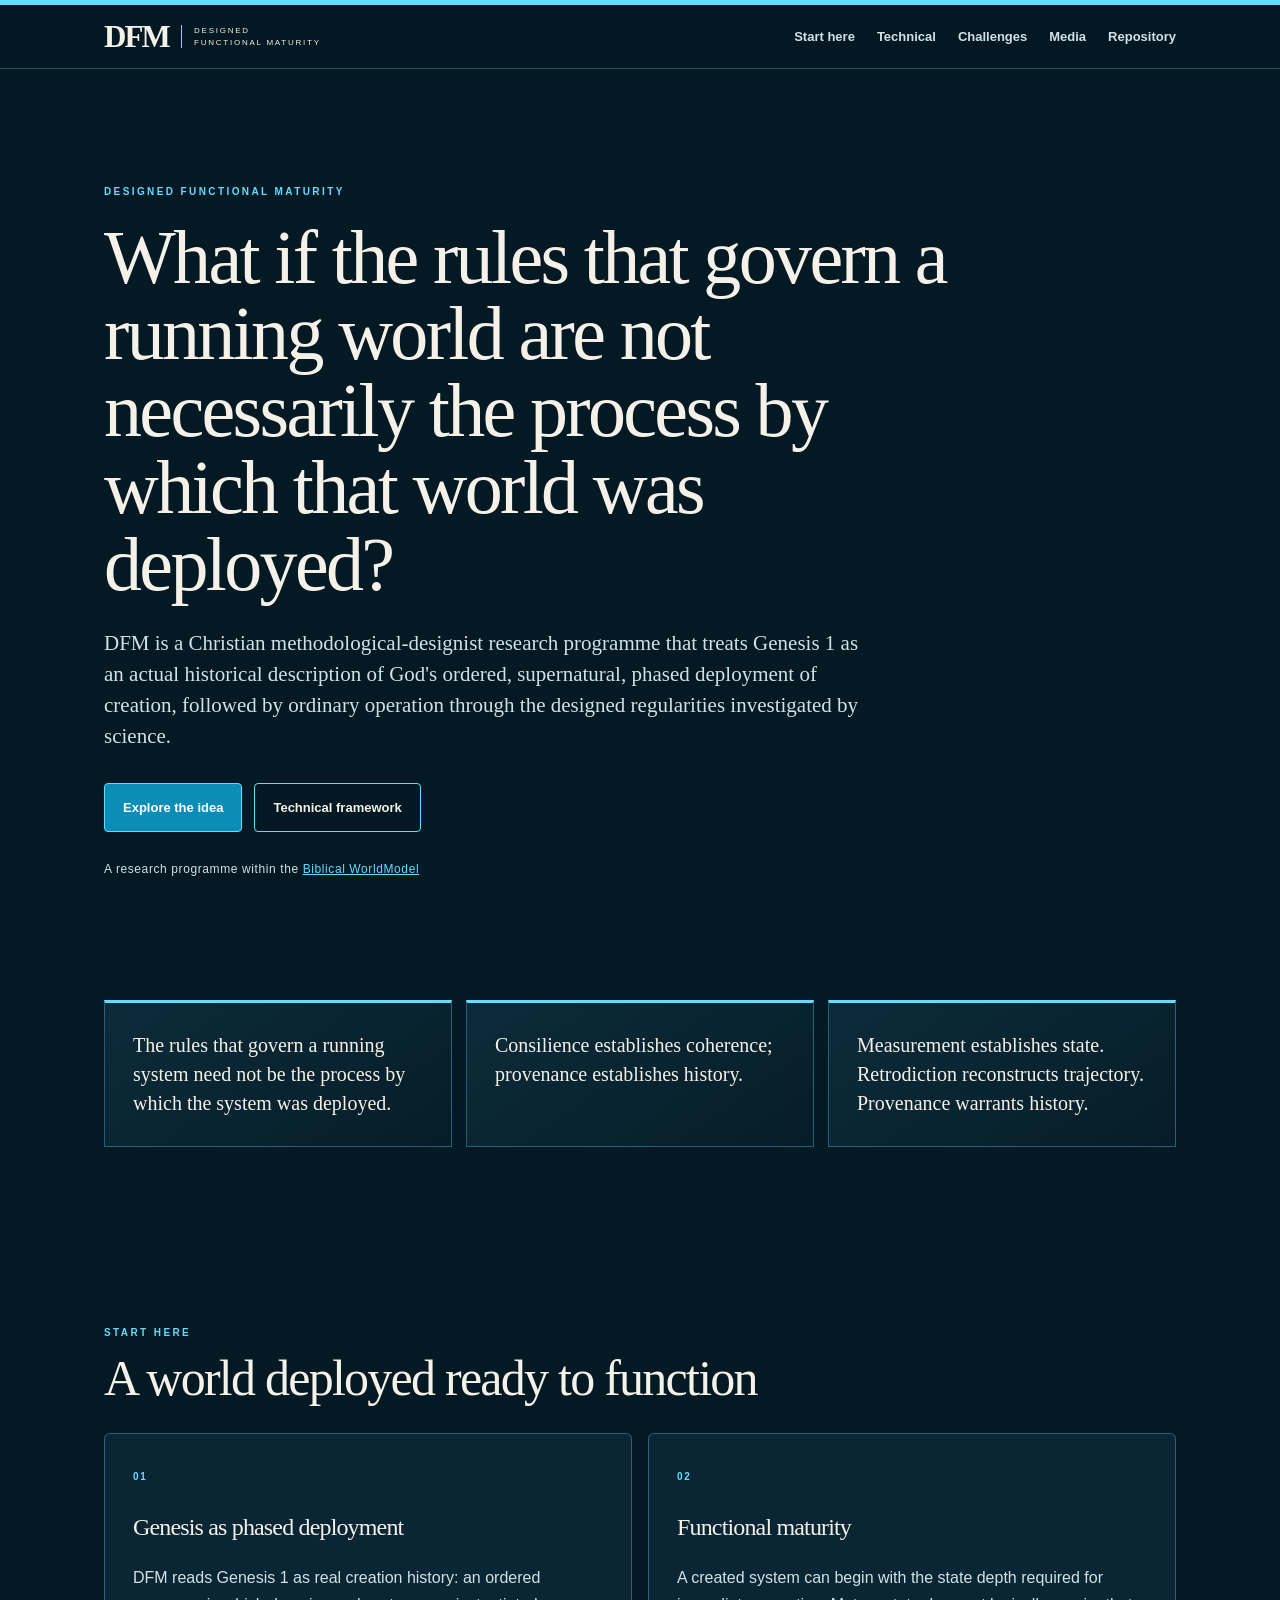
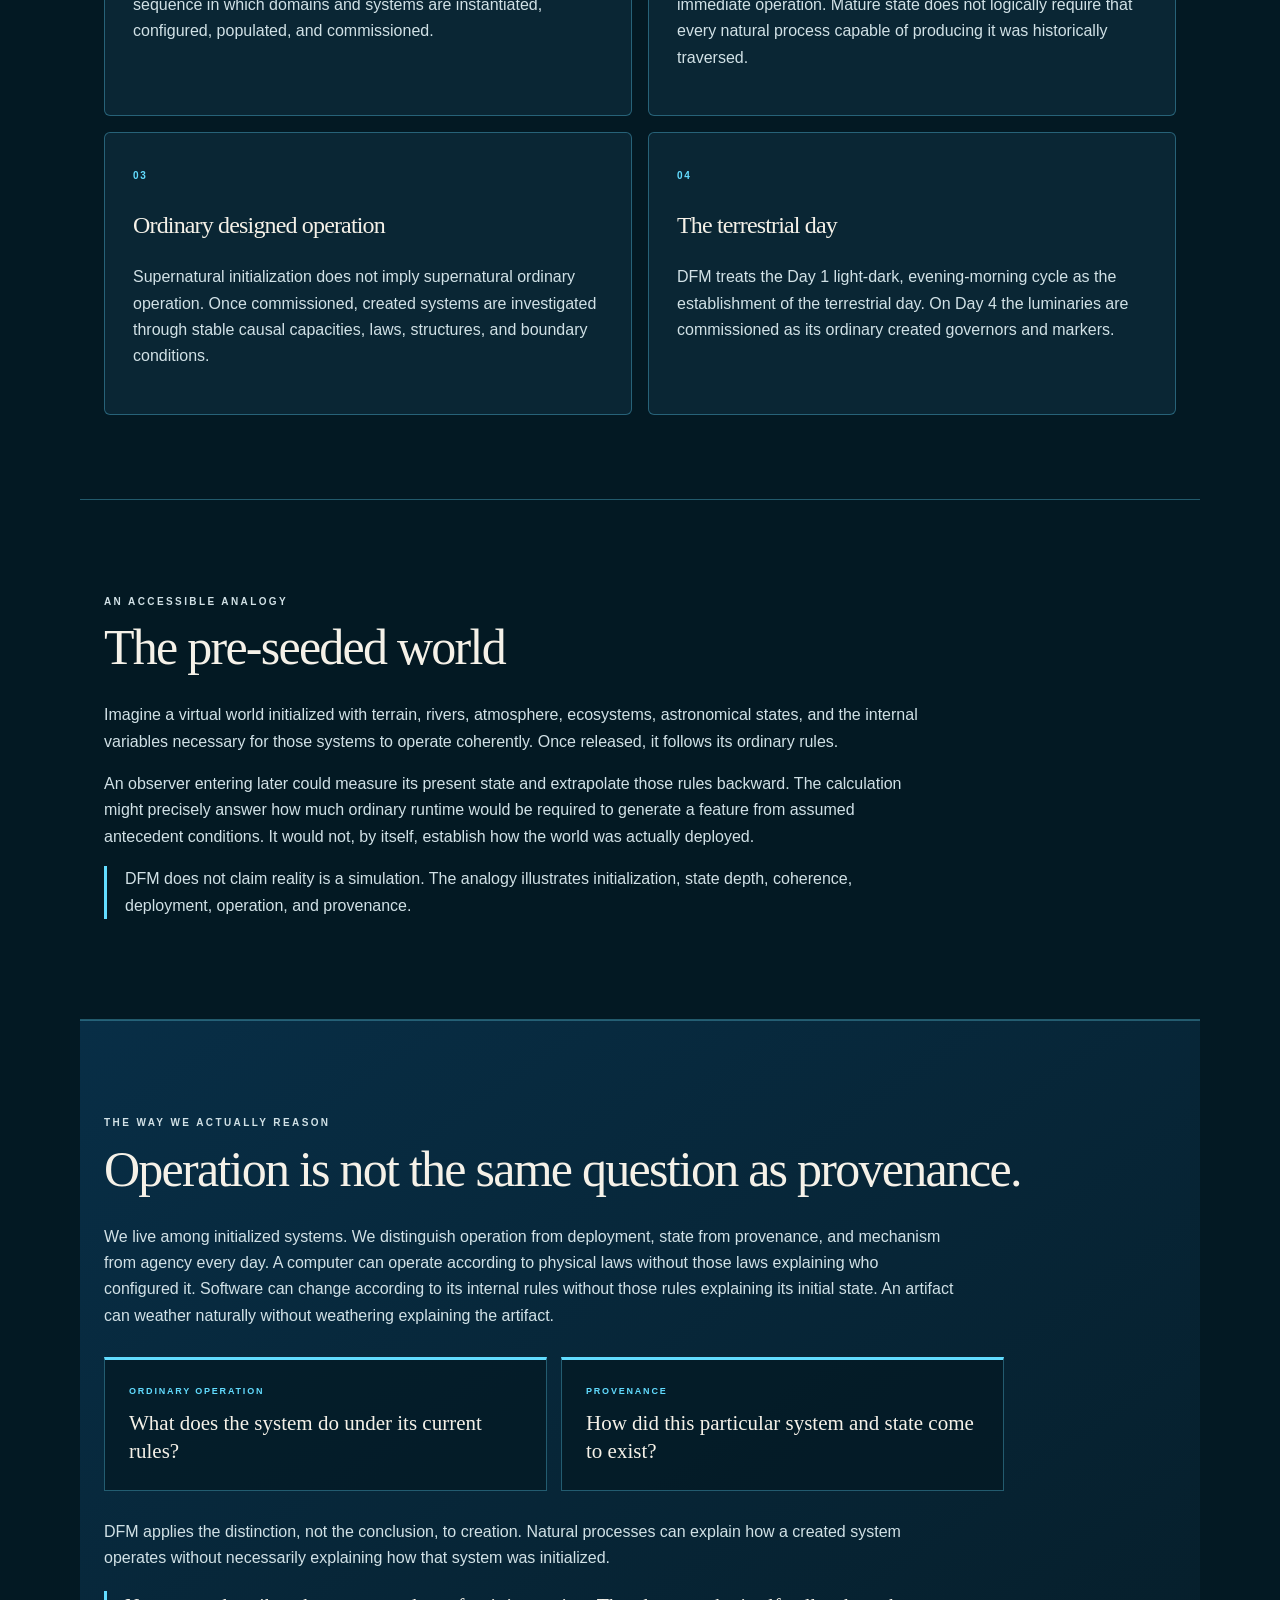
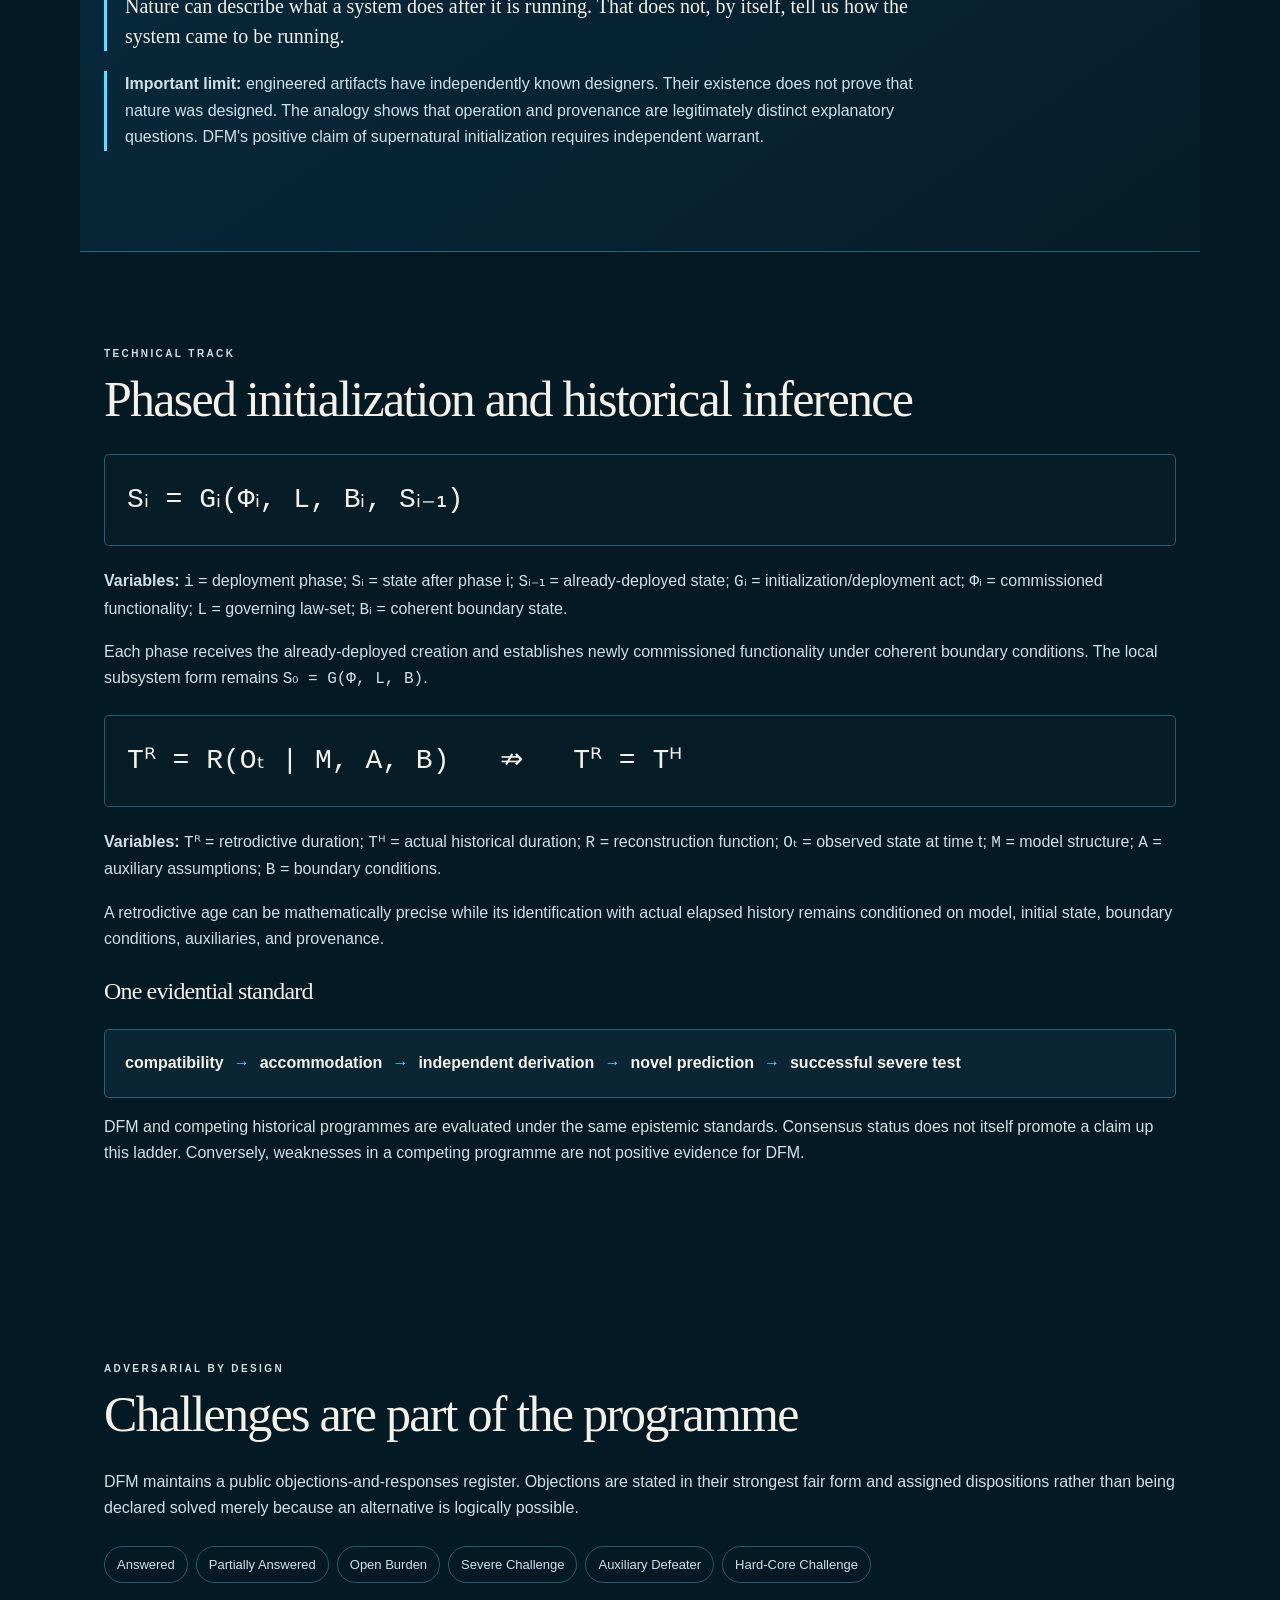
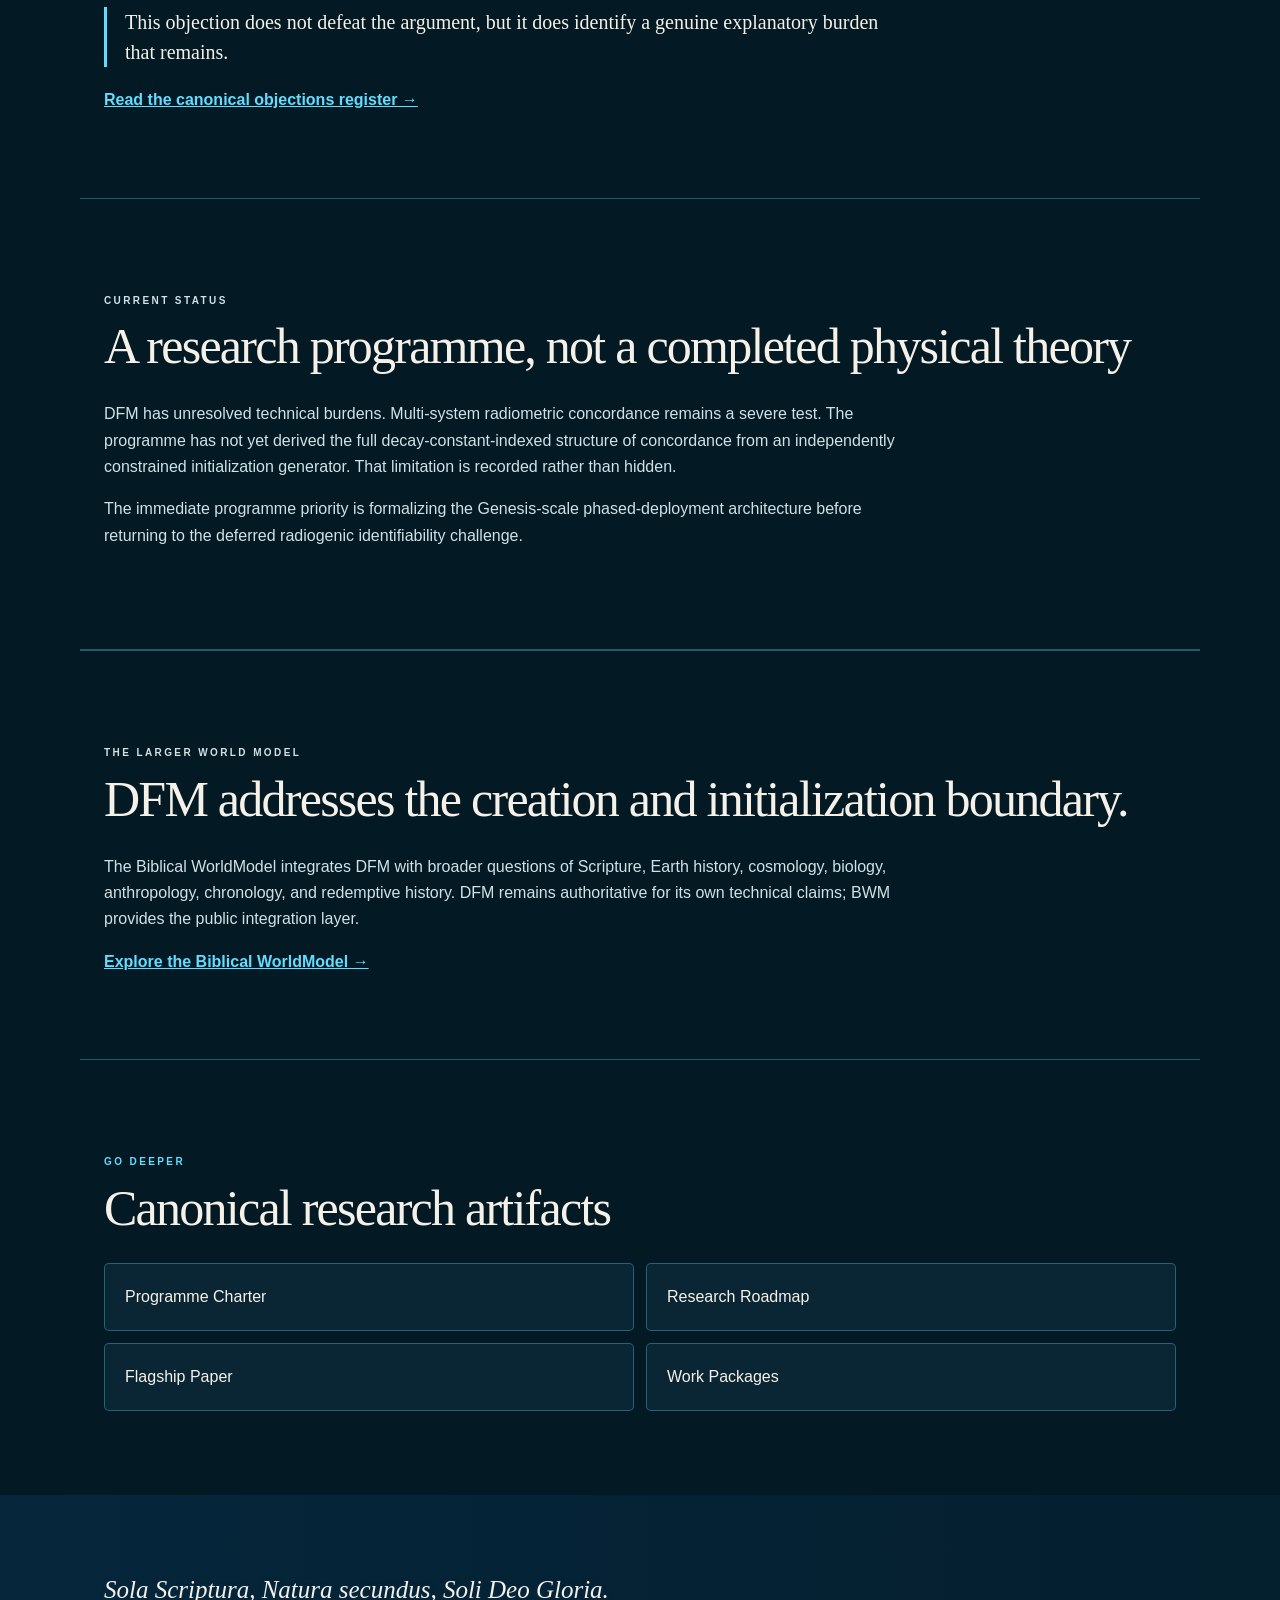
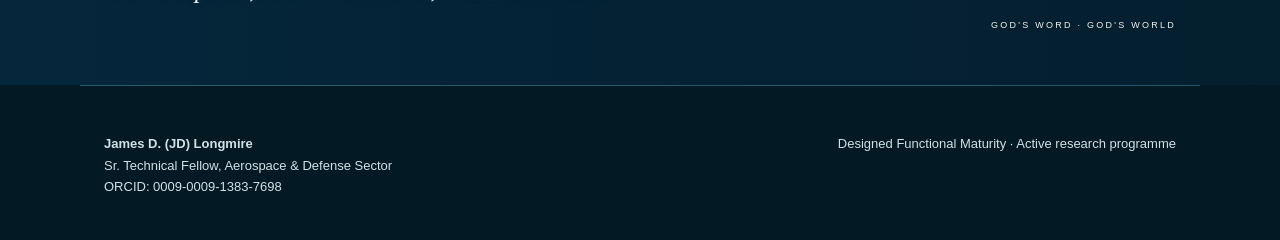
<file: docs/index.html>
<!doctype html><html lang="en"><head><meta charset="utf-8"><meta name="viewport" content="width=device-width,initial-scale=1"><title>Designed Functional Maturity | DFM</title><meta name="description" content="A Christian methodological-designist research programme exploring Genesis 1 as phased supernatural deployment, coherent functional initialization, and historical inference."><link rel="stylesheet" href="style.css"></head><body><header><nav><a class="brand" href="#top"><strong>DFM</strong><span>DESIGNED<br>FUNCTIONAL MATURITY</span></a><div><a href="#accessible">Start here</a><a href="#technical">Technical</a><a href="#challenges">Challenges</a><a href="media/">Media</a><a href="https://github.com/jdlongmire/designed-functional-maturity">Repository</a></div></nav></header><main id="top">
<section class="hero"><div class="hero-art" aria-hidden="true"></div><div class="hero-wash" aria-hidden="true"></div><div class="hero-copy"><p class="eyebrow">DESIGNED FUNCTIONAL MATURITY</p><h1>What if the rules that govern a running world are not necessarily the process by which that world was deployed?</h1><p class="lead">DFM is a Christian methodological-designist research programme that treats Genesis 1 as an actual historical description of God's ordered, supernatural, phased deployment of creation, followed by ordinary operation through the designed regularities investigated by science.</p><div class="actions"><a class="button" href="#accessible">Explore the idea</a><a class="button secondary" href="#technical">Technical framework</a></div><p class="parent">A research programme within the <a href="https://worldmodel.thinxai.net/">Biblical WorldModel</a></p></div></section>
<section class="maxims"><blockquote>The rules that govern a running system need not be the process by which the system was deployed.</blockquote><blockquote>Consilience establishes coherence; provenance establishes history.</blockquote><blockquote>Measurement establishes state. Retrodiction reconstructs trajectory. Provenance warrants history.</blockquote></section>
<section id="accessible"><p class="eyebrow">START HERE</p><h2>A world deployed ready to function</h2><div class="grid"><article><span>01</span><h3>Genesis as phased deployment</h3><p>DFM reads Genesis 1 as real creation history: an ordered sequence in which domains and systems are instantiated, configured, populated, and commissioned.</p></article><article><span>02</span><h3>Functional maturity</h3><p>A created system can begin with the state depth required for immediate operation. Mature state does not logically require that every natural process capable of producing it was historically traversed.</p></article><article><span>03</span><h3>Ordinary designed operation</h3><p>Supernatural initialization does not imply supernatural ordinary operation. Once commissioned, created systems are investigated through stable causal capacities, laws, structures, and boundary conditions.</p></article><article><span>04</span><h3>The terrestrial day</h3><p>DFM treats the Day 1 light-dark, evening-morning cycle as the establishment of the terrestrial day. On Day 4 the luminaries are commissioned as its ordinary created governors and markers.</p></article></div></section>
<section class="analogy"><p class="eyebrow">AN ACCESSIBLE ANALOGY</p><h2>The pre-seeded world</h2><p>Imagine a virtual world initialized with terrain, rivers, atmosphere, ecosystems, astronomical states, and the internal variables necessary for those systems to operate coherently. Once released, it follows its ordinary rules.</p><p>An observer entering later could measure its present state and extrapolate those rules backward. The calculation might precisely answer how much ordinary runtime would be required to generate a feature from assumed antecedent conditions. It would not, by itself, establish how the world was actually deployed.</p><p class="note">DFM does not claim reality is a simulation. The analogy illustrates initialization, state depth, coherence, deployment, operation, and provenance.</p></section>
<section class="lived"><p class="eyebrow">THE WAY WE ACTUALLY REASON</p><h2>Operation is not the same question as provenance.</h2><p>We live among initialized systems. We distinguish operation from deployment, state from provenance, and mechanism from agency every day. A computer can operate according to physical laws without those laws explaining who configured it. Software can change according to its internal rules without those rules explaining its initial state. An artifact can weather naturally without weathering explaining the artifact.</p><div class="contrast"><div><span>ORDINARY OPERATION</span><strong>What does the system do under its current rules?</strong></div><div><span>PROVENANCE</span><strong>How did this particular system and state come to exist?</strong></div></div><p>DFM applies the distinction, not the conclusion, to creation. Natural processes can explain how a created system operates without necessarily explaining how that system was initialized.</p><p class="callout">Nature can describe what a system does after it is running. That does not, by itself, tell us how the system came to be running.</p><p class="note"><b>Important limit:</b> engineered artifacts have independently known designers. Their existence does not prove that nature was designed. The analogy shows that operation and provenance are legitimately distinct explanatory questions. DFM's positive claim of supernatural initialization requires independent warrant.</p></section>
<section id="technical"><p class="eyebrow">TECHNICAL TRACK</p><h2>Phased initialization and historical inference</h2><div class="formula">Sᵢ = Gᵢ(Φᵢ, L, Bᵢ, Sᵢ₋₁)</div><p><b>Variables:</b> <code>i</code> = deployment phase; <code>Sᵢ</code> = state after phase i; <code>Sᵢ₋₁</code> = already-deployed state; <code>Gᵢ</code> = initialization/deployment act; <code>Φᵢ</code> = commissioned functionality; <code>L</code> = governing law-set; <code>Bᵢ</code> = coherent boundary state.</p><p>Each phase receives the already-deployed creation and establishes newly commissioned functionality under coherent boundary conditions. The local subsystem form remains <code>S₀ = G(Φ, L, B)</code>.</p><div class="formula">Tᴿ = R(Oₜ | M, A, B) &nbsp; ⇏ &nbsp; Tᴿ = Tᴴ</div><p><b>Variables:</b> <code>Tᴿ</code> = retrodictive duration; <code>Tᴴ</code> = actual historical duration; <code>R</code> = reconstruction function; <code>Oₜ</code> = observed state at time t; <code>M</code> = model structure; <code>A</code> = auxiliary assumptions; <code>B</code> = boundary conditions.</p><p>A retrodictive age can be mathematically precise while its identification with actual elapsed history remains conditioned on model, initial state, boundary conditions, auxiliaries, and provenance.</p><h3>One evidential standard</h3><div class="ladder"><b>compatibility</b><i>→</i><b>accommodation</b><i>→</i><b>independent derivation</b><i>→</i><b>novel prediction</b><i>→</i><b>successful severe test</b></div><p>DFM and competing historical programmes are evaluated under the same epistemic standards. Consensus status does not itself promote a claim up this ladder. Conversely, weaknesses in a competing programme are not positive evidence for DFM.</p></section>
<section id="challenges"><p class="eyebrow">ADVERSARIAL BY DESIGN</p><h2>Challenges are part of the programme</h2><p>DFM maintains a public objections-and-responses register. Objections are stated in their strongest fair form and assigned dispositions rather than being declared solved merely because an alternative is logically possible.</p><div class="chips"><span>Answered</span><span>Partially Answered</span><span>Open Burden</span><span>Severe Challenge</span><span>Auxiliary Defeater</span><span>Hard-Core Challenge</span></div><p class="callout">This objection does not defeat the argument, but it does identify a genuine explanatory burden that remains.</p><a class="textlink" href="https://github.com/jdlongmire/designed-functional-maturity/blob/master/OBJECTIONS-AND-RESPONSES.md">Read the canonical objections register →</a></section>
<section class="status"><p class="eyebrow">CURRENT STATUS</p><h2>A research programme, not a completed physical theory</h2><p>DFM has unresolved technical burdens. Multi-system radiometric concordance remains a severe test. The programme has not yet derived the full decay-constant-indexed structure of concordance from an independently constrained initialization generator. That limitation is recorded rather than hidden.</p><p>The immediate programme priority is formalizing the Genesis-scale phased-deployment architecture before returning to the deferred radiogenic identifiability challenge.</p></section>
<section class="bwm-bridge"><p class="eyebrow">THE LARGER WORLD MODEL</p><h2>DFM addresses the creation and initialization boundary.</h2><p>The Biblical WorldModel integrates DFM with broader questions of Scripture, Earth history, cosmology, biology, anthropology, chronology, and redemptive history. DFM remains authoritative for its own technical claims; BWM provides the public integration layer.</p><a class="textlink" href="https://worldmodel.thinxai.net/">Explore the Biblical WorldModel →</a></section>
<section class="resources"><p class="eyebrow">GO DEEPER</p><h2>Canonical research artifacts</h2><div class="links"><a href="https://github.com/jdlongmire/designed-functional-maturity/blob/master/PROGRAMME.md">Programme Charter</a><a href="https://github.com/jdlongmire/designed-functional-maturity/blob/master/ROADMAP.md">Research Roadmap</a><a href="https://github.com/jdlongmire/designed-functional-maturity/blob/master/drafts/designed-functional-maturity.md">Flagship Paper</a><a href="https://github.com/jdlongmire/designed-functional-maturity/tree/master/work-packages">Work Packages</a></div></section></main>
<section class="closing"><div><p>Sola Scriptura, Natura secundus, Soli Deo Gloria.</p><span>GOD'S WORD · GOD'S WORLD</span></div></section><footer><p><b>James D. (JD) Longmire</b><br>Sr. Technical Fellow, Aerospace &amp; Defense Sector<br>ORCID: 0009-0009-1383-7698</p><p>Designed Functional Maturity · Active research programme</p></footer></body></html>
</file>
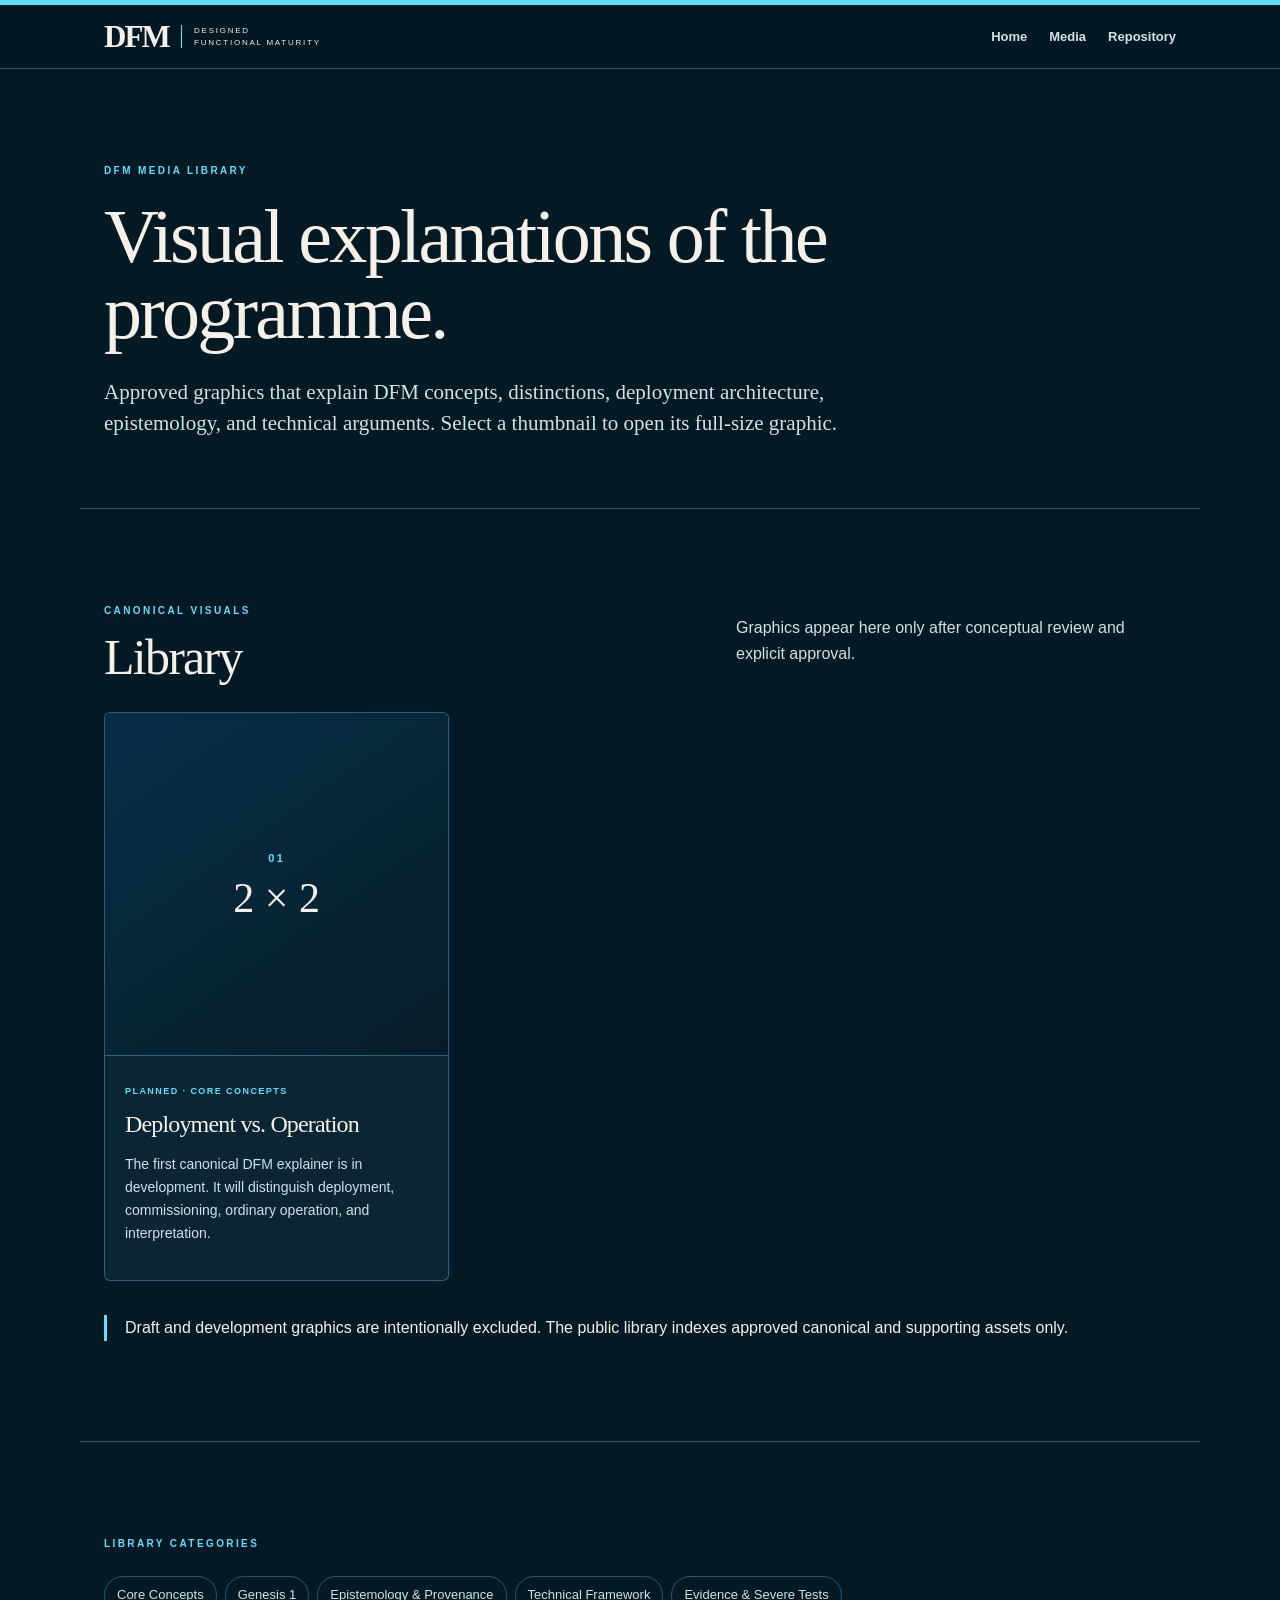
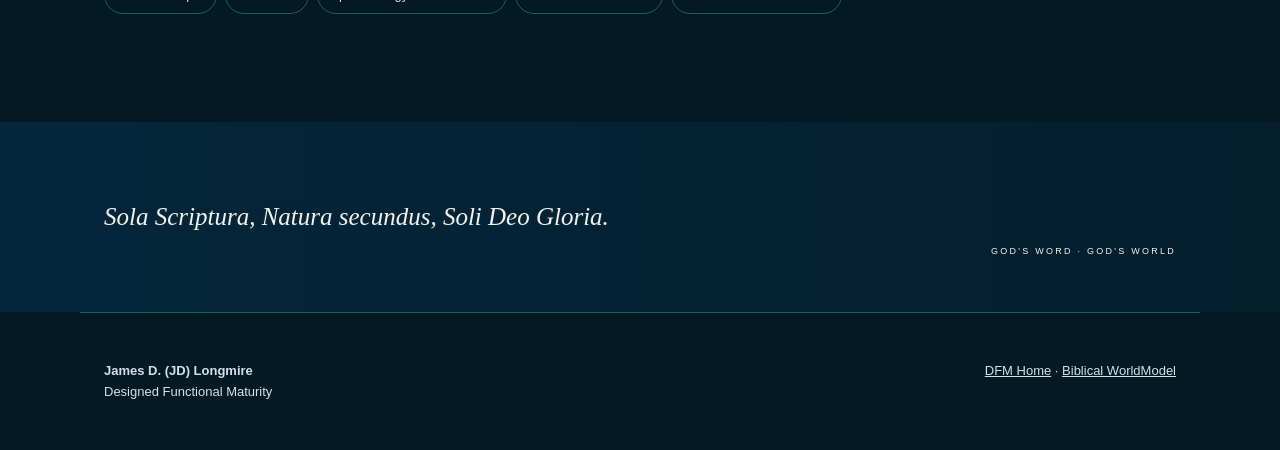
<file: docs/media/index.html>
<!doctype html>
<html lang="en"><head><meta charset="utf-8"><meta name="viewport" content="width=device-width,initial-scale=1">
<title>Media Library | Designed Functional Maturity</title>
<meta name="description" content="Canonical and supporting visual explainers for the Designed Functional Maturity research programme.">
<link rel="stylesheet" href="../style.css"></head>
<body><header><nav><a class="brand" href="../index.html"><strong>DFM</strong><span>DESIGNED<br>FUNCTIONAL MATURITY</span></a><div><a href="../index.html">Home</a><a href="./">Media</a><a href="https://github.com/jdlongmire/designed-functional-maturity">Repository</a></div></nav></header>
<main>
<section class="media-intro"><p class="eyebrow">DFM MEDIA LIBRARY</p><h1>Visual explanations of the programme.</h1><p class="lead">Approved graphics that explain DFM concepts, distinctions, deployment architecture, epistemology, and technical arguments. Select a thumbnail to open its full-size graphic.</p></section>
<section class="media-catalogue"><div class="media-heading"><div><p class="eyebrow">CANONICAL VISUALS</p><h2>Library</h2></div><p>Graphics appear here only after conceptual review and explicit approval.</p></div>
<div class="media-grid">
<article class="media-card media-empty"><div class="media-placeholder"><span>01</span><strong>2 × 2</strong></div><div class="media-meta"><span class="media-status">PLANNED · CORE CONCEPTS</span><h3>Deployment vs. Operation</h3><p>The first canonical DFM explainer is in development. It will distinguish deployment, commissioning, ordinary operation, and interpretation.</p></div></article>
</div>
<p class="note">Draft and development graphics are intentionally excluded. The public library indexes approved canonical and supporting assets only.</p>
</section>
<section class="media-taxonomy"><p class="eyebrow">LIBRARY CATEGORIES</p><div class="chips"><span>Core Concepts</span><span>Genesis 1</span><span>Epistemology &amp; Provenance</span><span>Technical Framework</span><span>Evidence &amp; Severe Tests</span></div></section>
</main>
<section class="closing"><div><p>Sola Scriptura, Natura secundus, Soli Deo Gloria.</p><span>GOD'S WORD · GOD'S WORLD</span></div></section>
<footer><p><b>James D. (JD) Longmire</b><br>Designed Functional Maturity</p><p><a href="../index.html">DFM Home</a> · <a href="https://worldmodel.thinxai.net/">Biblical WorldModel</a></p></footer>
</body></html>
</file>
<file: docs/style.css>
:root{--night:#031923;--navy:#082e46;--panel:#0a2634;--text:#f5f1e8;--muted:#d1e1e6;--line:#62dcff55;--accent:#62dcff;--amber:#f1b96e;--max:1120px}*{box-sizing:border-box}html{scroll-behavior:smooth}body{margin:0;background:var(--night);color:var(--text);font:16px/1.65 -apple-system,BlinkMacSystemFont,"Segoe UI",sans-serif}a{color:inherit}header{position:sticky;top:0;z-index:10;background:#031923ed;backdrop-filter:blur(12px);border-top:5px solid var(--accent);border-bottom:1px solid var(--line)}nav{max-width:var(--max);margin:auto;padding:16px 24px;display:flex;justify-content:space-between;align-items:center}.brand{display:flex;align-items:center;gap:12px;text-decoration:none}.brand strong{font:600 31px/1 Georgia,serif;letter-spacing:-.06em}.brand span{border-left:1px solid var(--accent);padding-left:12px;font-size:8px;line-height:1.45;letter-spacing:.22em}nav div{display:flex;gap:22px}nav div a{text-decoration:none;color:var(--muted);font-size:13px;font-weight:600}main{overflow:hidden}.hero,.maxims,section,footer{max-width:var(--max);margin:auto;padding:84px 24px}.hero{position:relative;max-width:none;min-height:660px;padding:0;isolation:isolate;overflow:hidden}.hero-art{position:absolute;inset:0;background:url("https://worldmodel.thinxai.net/graphics/hero/hero-desktop.png") center 54%/cover no-repeat;z-index:-3}.hero-wash{position:absolute;inset:0;background:linear-gradient(90deg,#031923fc 0%,#031923f2 38%,#031923a8 62%,#03192345 100%),linear-gradient(0deg,#031923d9,transparent 45%);z-index:-2}.hero-copy{max-width:var(--max);margin:auto;padding:105px 24px 70px}.eyebrow{font-size:10px;letter-spacing:.24em;font-weight:800;color:var(--accent);text-transform:uppercase}h1,h2,h3{font-family:Georgia,"Times New Roman",serif;font-weight:400;letter-spacing:-.035em}h1{font-size:clamp(44px,6vw,76px);line-height:1.01;max-width:900px;margin:18px 0 26px}h2{font-size:clamp(32px,4vw,50px);line-height:1.08;margin:10px 0 28px}h3{font-size:24px;line-height:1.2}.lead{font:21px/1.48 Georgia,serif;color:var(--muted);max-width:760px}.actions{display:flex;gap:12px;margin-top:30px}.button{padding:13px 18px;border-radius:4px;background:#0a8db6;border:1px solid var(--accent);color:white;text-decoration:none;font-weight:650;font-size:13px}.button.secondary{background:#0319239c;color:var(--text)}.parent{margin-top:28px;color:var(--muted);font-size:12px;letter-spacing:.05em}.parent a,.textlink{color:var(--accent)}.maxims{display:grid;grid-template-columns:repeat(3,1fr);gap:14px;padding-top:38px}.maxims blockquote{margin:0;background:linear-gradient(145deg,#0c2b3a,#061d28);border:1px solid var(--line);border-top:3px solid var(--accent);padding:28px;font:20px/1.45 Georgia,serif}.grid{display:grid;grid-template-columns:repeat(2,1fr);gap:16px}.grid article{background:var(--panel);border:1px solid var(--line);padding:28px;border-radius:6px}.grid span{color:var(--accent);font-size:10px;font-weight:800;letter-spacing:.16em}.grid p,.analogy p,#technical p,#challenges>p,.status p,.bwm-bridge p{color:var(--muted)}.analogy,.status,.bwm-bridge{border-top:1px solid var(--line);border-bottom:1px solid var(--line)}.analogy p,.status p,.bwm-bridge p{max-width:820px}.note,.callout{border-left:3px solid var(--accent);padding-left:18px}.lived{background:linear-gradient(145deg,#082e46,#061d28);border-top:1px solid var(--line);border-bottom:1px solid var(--line)}.lived>p{max-width:850px;color:var(--muted)}.contrast{display:grid;grid-template-columns:1fr 1fr;gap:14px;margin:28px 0;max-width:900px}.contrast>div{background:#031923b5;border:1px solid var(--line);border-top:3px solid var(--accent);padding:24px}.contrast span{display:block;color:var(--accent);font-size:9px;letter-spacing:.2em;font-weight:800;margin-bottom:10px}.contrast strong{display:block;font:21px/1.35 Georgia,serif;font-weight:400}.formula{font-family:ui-monospace,SFMono-Regular,Menlo,monospace;background:#061d28;border:1px solid var(--line);padding:22px;border-radius:5px;font-size:clamp(18px,3vw,28px);margin:22px 0}.ladder{display:flex;flex-wrap:wrap;gap:10px;align-items:center;background:var(--panel);padding:20px;border:1px solid var(--line);border-radius:5px}.ladder i{color:var(--accent);font-style:normal}.chips{display:flex;flex-wrap:wrap;gap:8px;margin:24px 0}.chips span{border:1px solid var(--line);border-radius:999px;padding:7px 12px;color:var(--muted);font-size:13px}.callout{font:20px/1.5 Georgia,serif!important;color:var(--text)!important;max-width:780px}.textlink{font-weight:700}.links{display:grid;grid-template-columns:repeat(2,1fr);gap:12px}.links a{background:var(--panel);border:1px solid var(--line);padding:20px;border-radius:5px;text-decoration:none}.links a:hover{border-color:var(--accent)}.closing{max-width:none;min-height:190px;padding:0;background:linear-gradient(90deg,#062b45b8,#062b4550),url("https://worldmodel.thinxai.net/graphics/support/footer-landscape.png") center 49%/cover no-repeat}.closing>div{max-width:var(--max);min-height:190px;margin:auto;padding:35px 24px;display:flex;align-items:center;justify-content:space-between;gap:30px}.closing p{font:italic 25px/1.45 Georgia,serif;text-shadow:0 1px 4px #082e46}.closing span{font-size:9px;letter-spacing:.25em;align-self:flex-end;margin-bottom:18px}footer{border-top:1px solid var(--line);color:var(--muted);display:flex;justify-content:space-between;gap:30px;font-size:13px;padding-top:34px;padding-bottom:34px}@media(max-width:720px){nav{align-items:flex-start}nav div{gap:11px;flex-wrap:wrap;justify-content:flex-end}nav div a:nth-child(2){display:none}.hero{min-height:650px}.hero-art{background-position:58% 38%}.hero-wash{background:linear-gradient(0deg,#082e46 0%,#082e46f7 55%,#082e46c7 76%,#082e4666 100%)}.hero-copy{padding:64px 20px 28px}.hero,section,.maxims,footer{padding-left:20px;padding-right:20px}.maxims,.grid,.links,.contrast{grid-template-columns:1fr}.maxims{padding-top:30px}.actions{flex-direction:column;align-items:flex-start}.ladder{align-items:flex-start;flex-direction:column}.ladder i{transform:rotate(90deg);margin-left:10px}.closing{padding:0}.closing>div{padding:30px 20px;flex-direction:column;align-items:flex-start}.closing span{align-self:flex-start}footer{flex-direction:column}}
/* Media Library */
.media-intro{padding-bottom:48px}.media-intro h1{max-width:850px}.media-intro .lead{max-width:760px}
.media-catalogue{border-top:1px solid var(--line)}.media-heading{display:flex;justify-content:space-between;gap:40px;align-items:end;margin-bottom:28px}.media-heading h2{margin-bottom:0}.media-heading>p{max-width:440px;color:var(--muted)}
.media-grid{display:grid;grid-template-columns:repeat(3,minmax(0,1fr));gap:18px;margin:28px 0 34px}.media-card{background:var(--panel);border:1px solid var(--line);border-radius:6px;overflow:hidden}.media-card>a{display:block;text-decoration:none}.media-placeholder{aspect-ratio:1/1;background:linear-gradient(145deg,#082e46,#061d28);display:flex;flex-direction:column;align-items:center;justify-content:center;border-bottom:1px solid var(--line)}.media-placeholder span{font-size:11px;letter-spacing:.22em;color:var(--accent);font-weight:800}.media-placeholder strong{font:42px/1 Georgia,serif;margin-top:10px}.media-meta{padding:20px}.media-meta h3{margin:8px 0 10px}.media-meta p{color:var(--muted);font-size:14px}.media-status{font-size:9px;letter-spacing:.16em;font-weight:800;color:var(--accent)}.media-card img{width:100%;aspect-ratio:1/1;object-fit:cover;display:block}.media-taxonomy{border-top:1px solid var(--line)}
@media(max-width:900px){.media-grid{grid-template-columns:repeat(2,minmax(0,1fr))}}@media(max-width:620px){.media-grid{grid-template-columns:1fr}.media-heading{display:block}.media-intro{padding-top:60px}}
</file>
